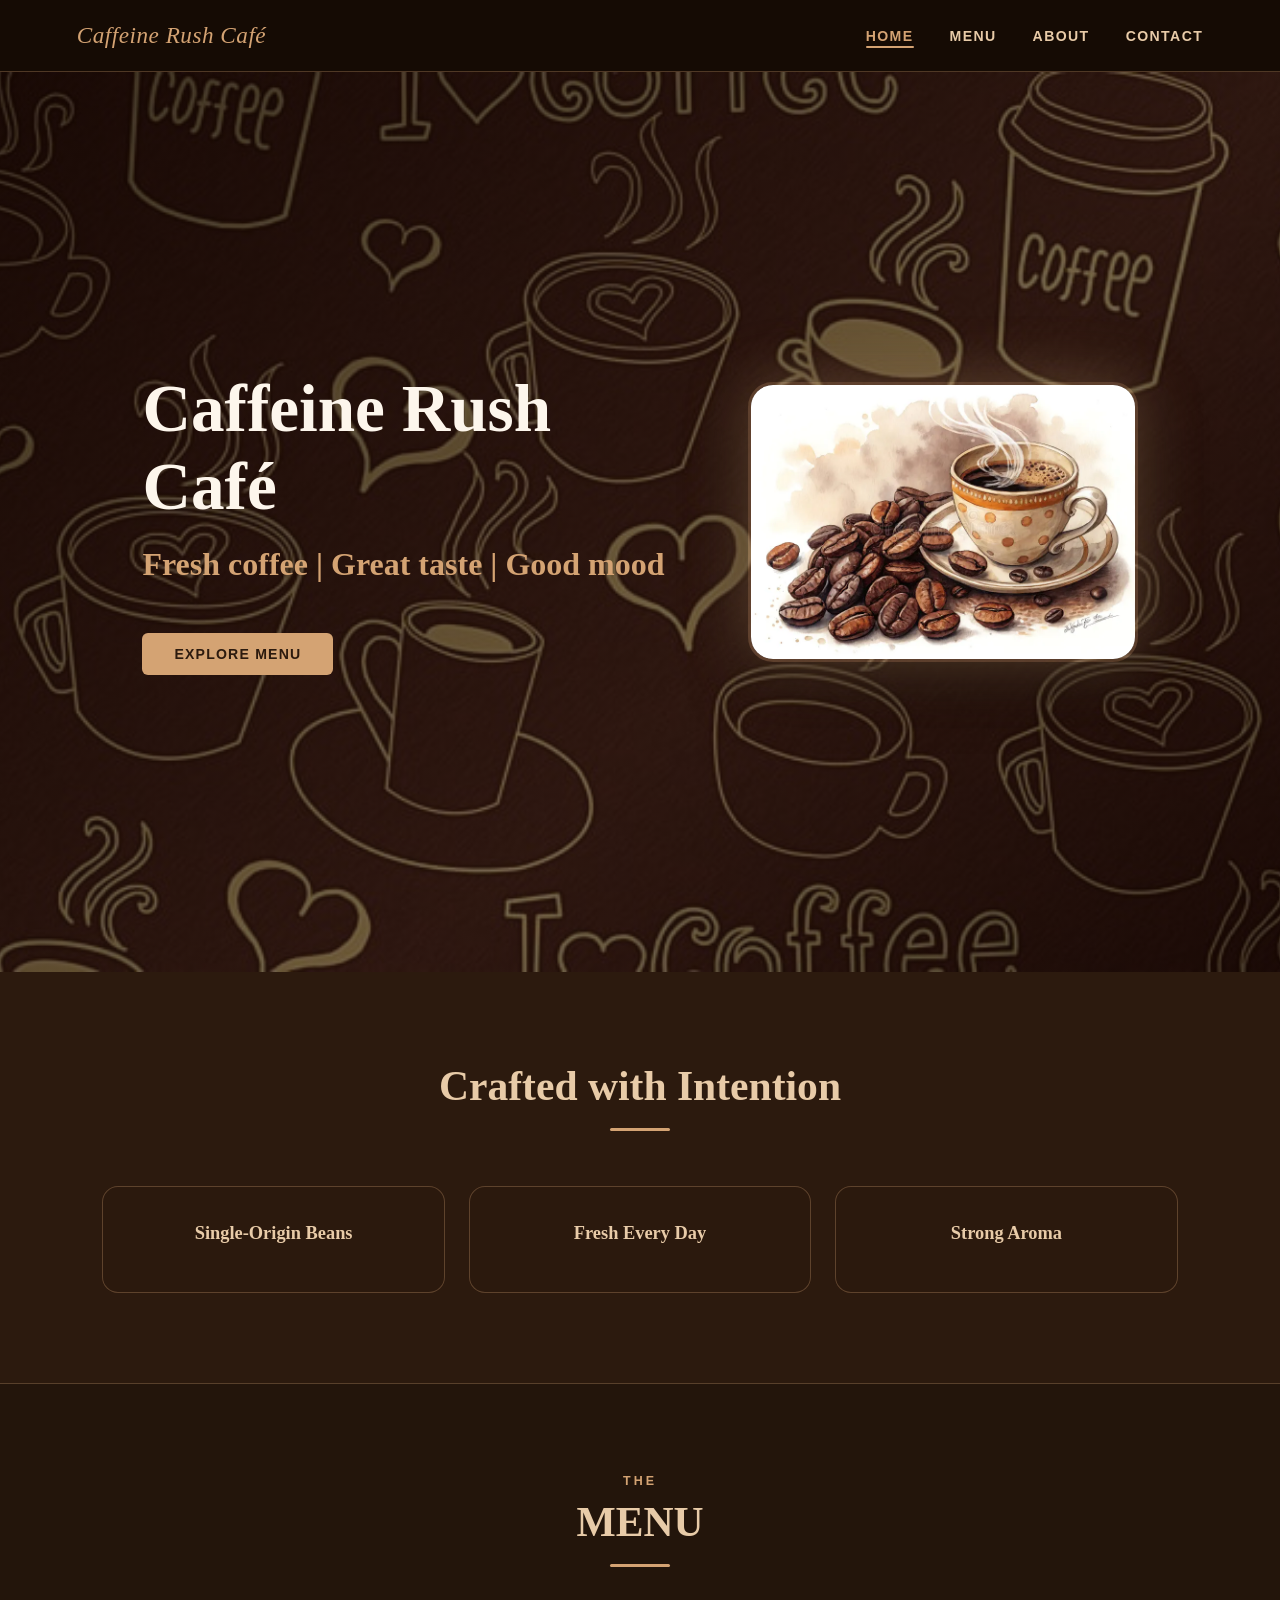
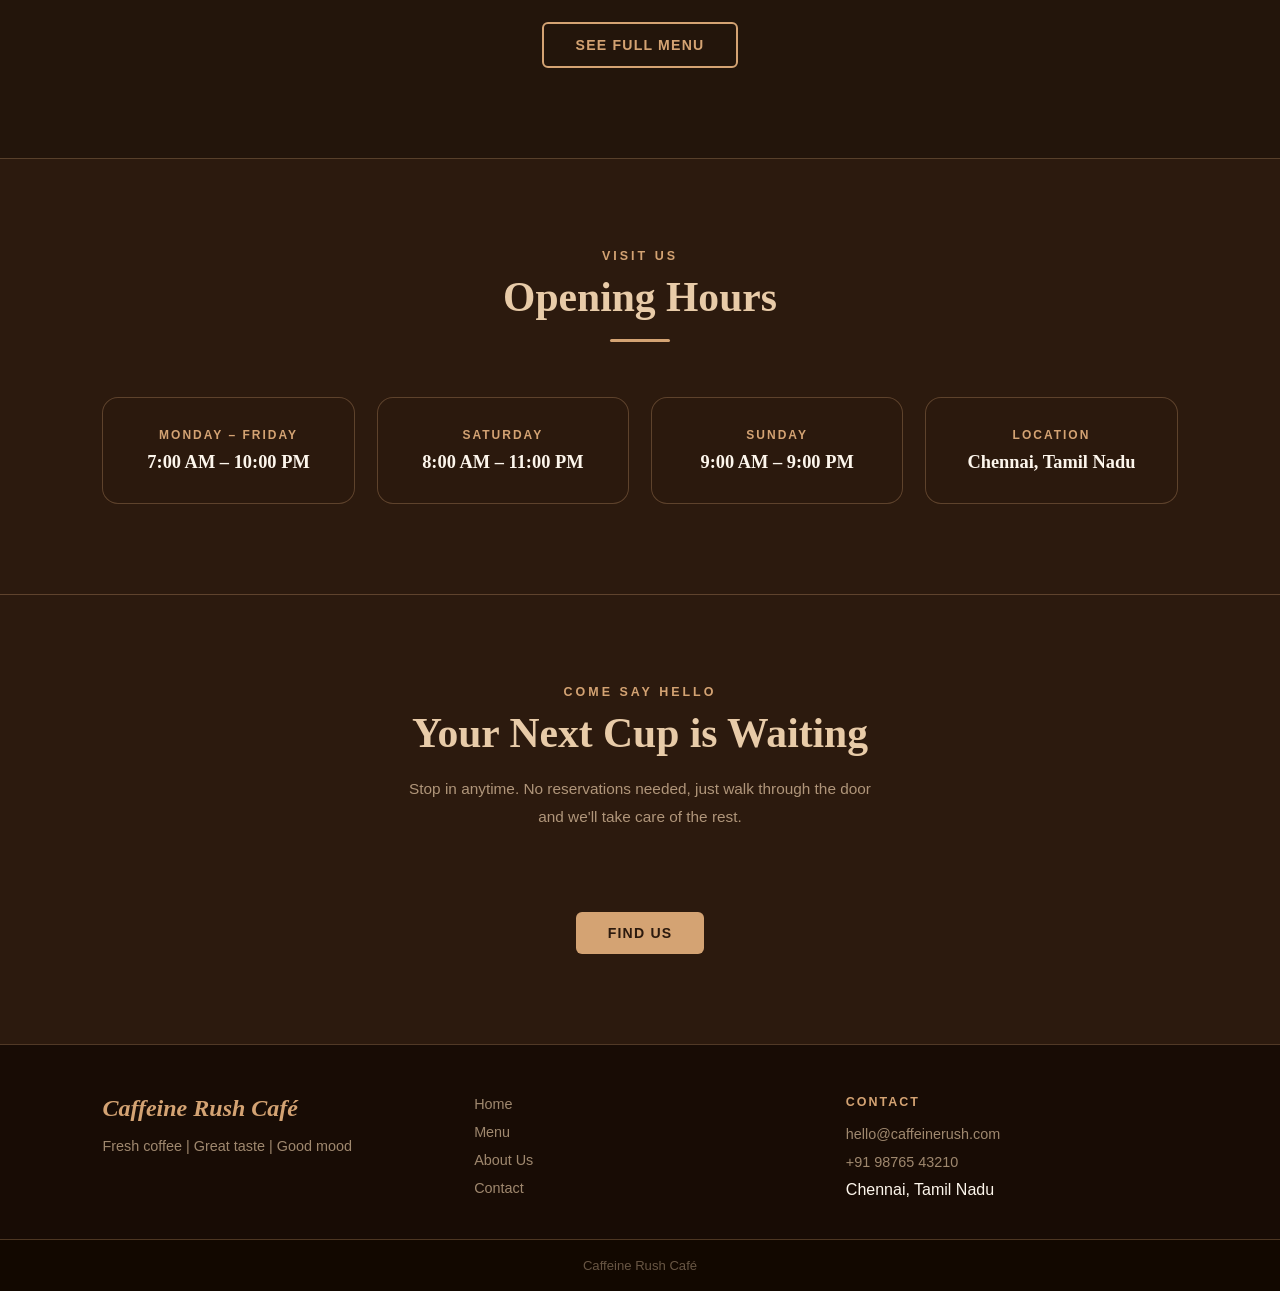
<file: index.html>
<!DOCTYPE html>
<html lang="en">
<head>
  <meta charset="UTF-8">
  <meta name="viewport" content="width=device-width, initial-scale=1.0">
  <title>Caffeine Rush Café</title>
  <link rel="icon" href="images/f2.webp">
  <link rel="stylesheet" href="style.css">
</head>
<body>

  <nav class="navbar">
    <a href="index.html" class="brand">Caffeine Rush Café</a>
    <ul class="nav-links">
      <li><a href="index.html" class="active">Home</a></li>
      <li><a href="menu.html">Menu</a></li>
      <li><a href="about.html">About</a></li>
      <li><a href="contact.html">Contact</a></li>
    </ul>
  </nav>

  <section class="hero">
    <div class="hero-overlay"></div>
    <div class="hero-inner">
      <div class="hero-content">
        <h1>Caffeine Rush Café</h1>
        <h2>Fresh coffee | Great taste | Good mood</h2>
        <div class="hero-cta">
          <a href="menu.html"    class="btn btn-primary">Explore Menu</a>
        </div>
      </div>
      <div class="hero-logo-wrap">
        <img src="images/f2.webp" alt="Caffeine Rush Café logo" class="hero-logo">
      </div>
    </div>
  </section>
  <section class="section">
    <div class="text-center">
      <h2 class="section-title">Crafted with Intention</h2>
      <div class="section-divider"></div>
    </div>
    <div class="pillars">
      <div class="pillar glass-card">
        <h3>Single-Origin Beans</h3>
     </div>
      <div class="pillar glass-card">
        <h3>Fresh Every Day</h3>
      </div>
      <div class="pillar glass-card">
        <h3>Strong Aroma</h3>
      </div>
    </div>
  </section>

  <section class="section" style="background: rgba(0,0,0,0.2); border-top:1px solid var(--border); border-bottom:1px solid var(--border);">
    <div class="text-center">
      <span class="section-label">The</span>
      <h2 class="section-title">MENU</h2>
      <div class="section-divider"></div>
    </div>
    <div class="text-center" style="margin-top: 40px;">
      <a href="menu.html" class="btn btn-outline">See Full Menu</a>
    </div>
  </section>

  <section class="section">
    <div class="text-center">
      <span class="section-label">Visit us</span>
      <h2 class="section-title">Opening Hours</h2>
      <div class="section-divider"></div>
    </div>
    <div class="timings-grid">
      <div class="timing-card glass-card">
        <span class="timing-day">Monday – Friday</span>
        <strong class="timing-hours">7:00 AM – 10:00 PM</strong>
      </div>
      <div class="timing-card glass-card">
        <span class="timing-day">Saturday</span>
        <strong class="timing-hours">8:00 AM – 11:00 PM</strong>
      </div>
      <div class="timing-card glass-card">
        <span class="timing-day">Sunday</span>
        <strong class="timing-hours">9:00 AM – 9:00 PM</strong>
      </div>
      <div class="timing-card glass-card">
        <span class="timing-day">Location</span>
        <strong class="timing-hours">Chennai, Tamil Nadu</strong>
      </div>
    </div>
  </section>

  <section class="section text-center" style="border-top: 1px solid var(--border);">
    <span class="section-label">Come say hello</span>
    <h2 class="section-title">Your Next Cup is Waiting</h2>
    <p style="max-width:480px; margin: 0 auto 32px; color: rgba(232,203,168,0.7); font-size:0.96rem;">
      Stop in anytime. No reservations needed, just walk through the door and we'll take care of the rest.
    </p>
    <a href="contact.html" class="btn btn-primary">Find Us</a>
  </section>

  <footer class="footer">
    <div class="footer-brand">
      <h3>Caffeine Rush Café</h3>
      <p>Fresh coffee | Great taste | Good mood</p>
    </div>
    <div>
      <ul>
        <li><a href="index.html">Home</a></li>
        <li><a href="menu.html">Menu</a></li>
        <li><a href="about.html">About Us</a></li>
        <li><a href="contact.html">Contact</a></li>
      </ul>
    </div>
    <div>
      <h4>Contact</h4>
      <ul>
        <li><a href="mailto:hello@caffeinerush.com">hello@caffeinerush.com</a></li>
        <li><a href="tel:+919876543210">+91 98765 43210</a></li>
        <li>Chennai, Tamil Nadu</li>
      </ul>
    </div>
  </footer>
  <div class="footer-bottom">Caffeine Rush Café</div>

</body>
</html>
</file>
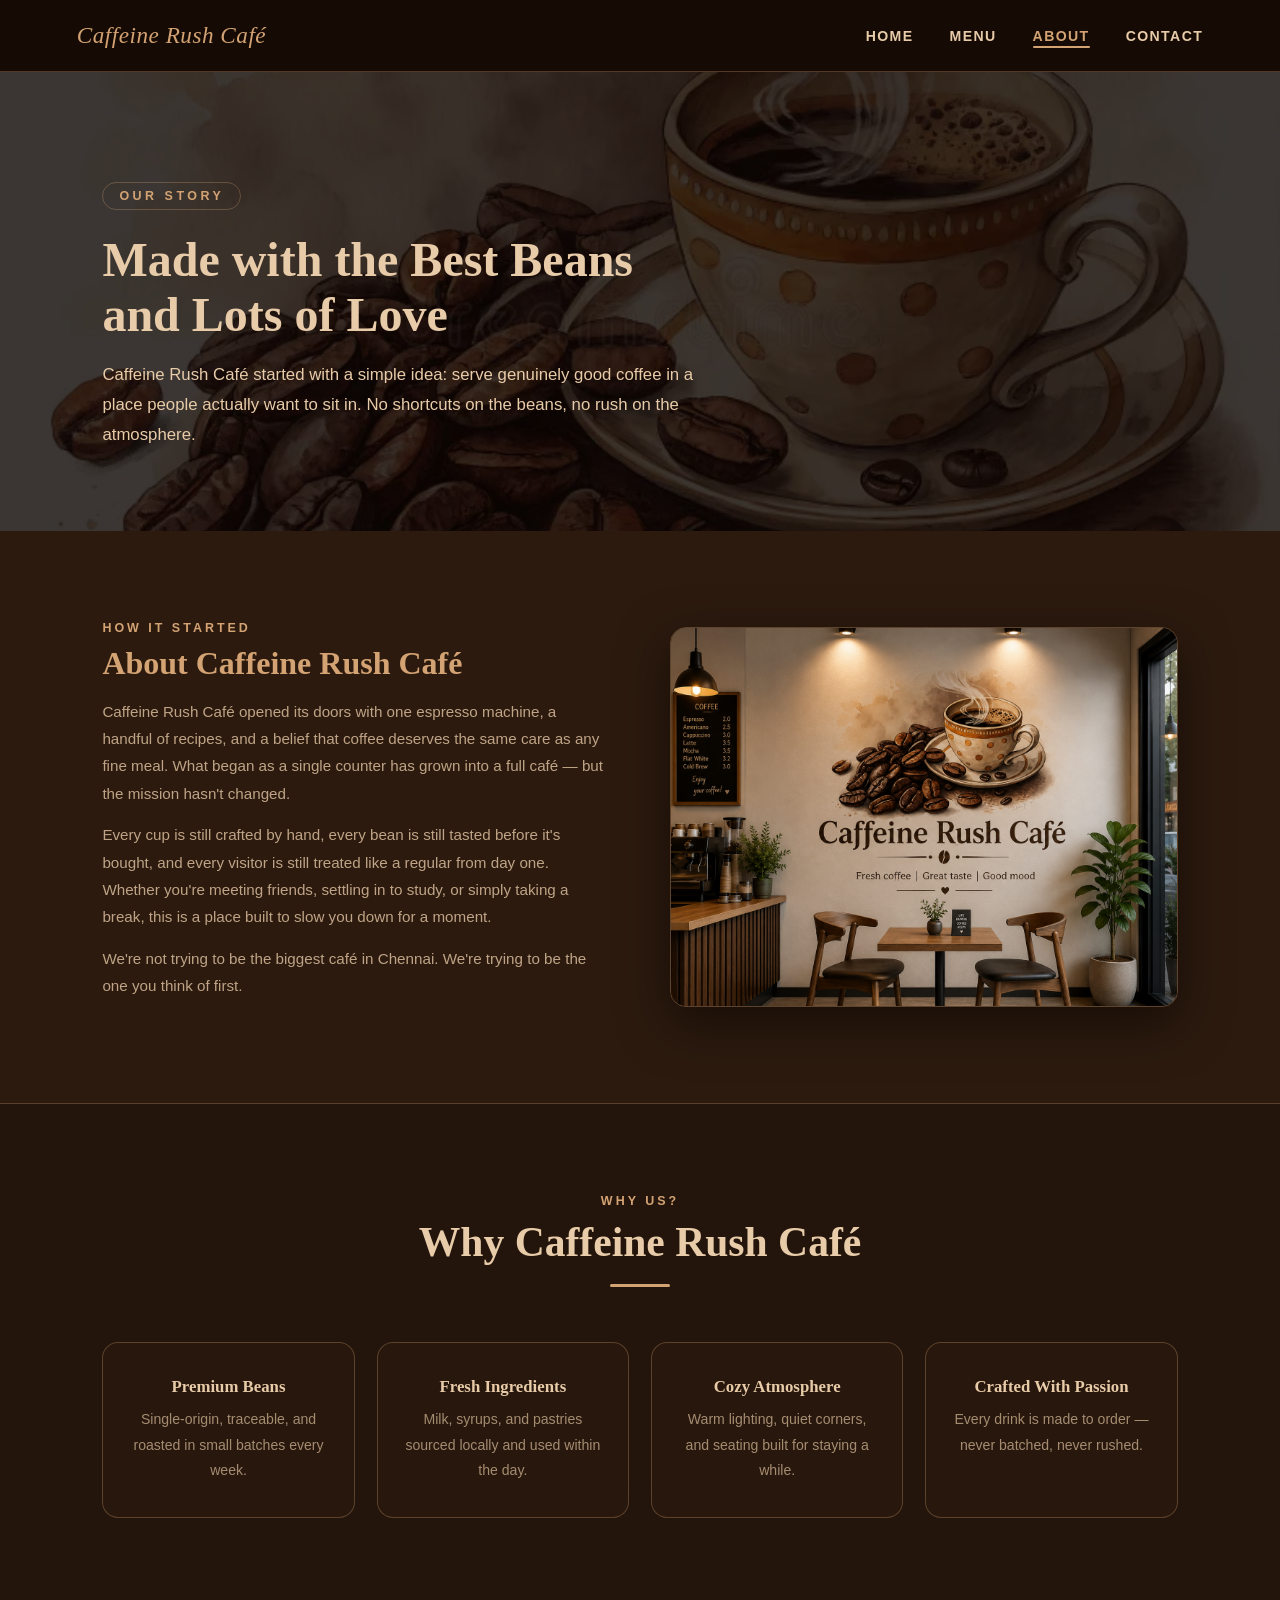
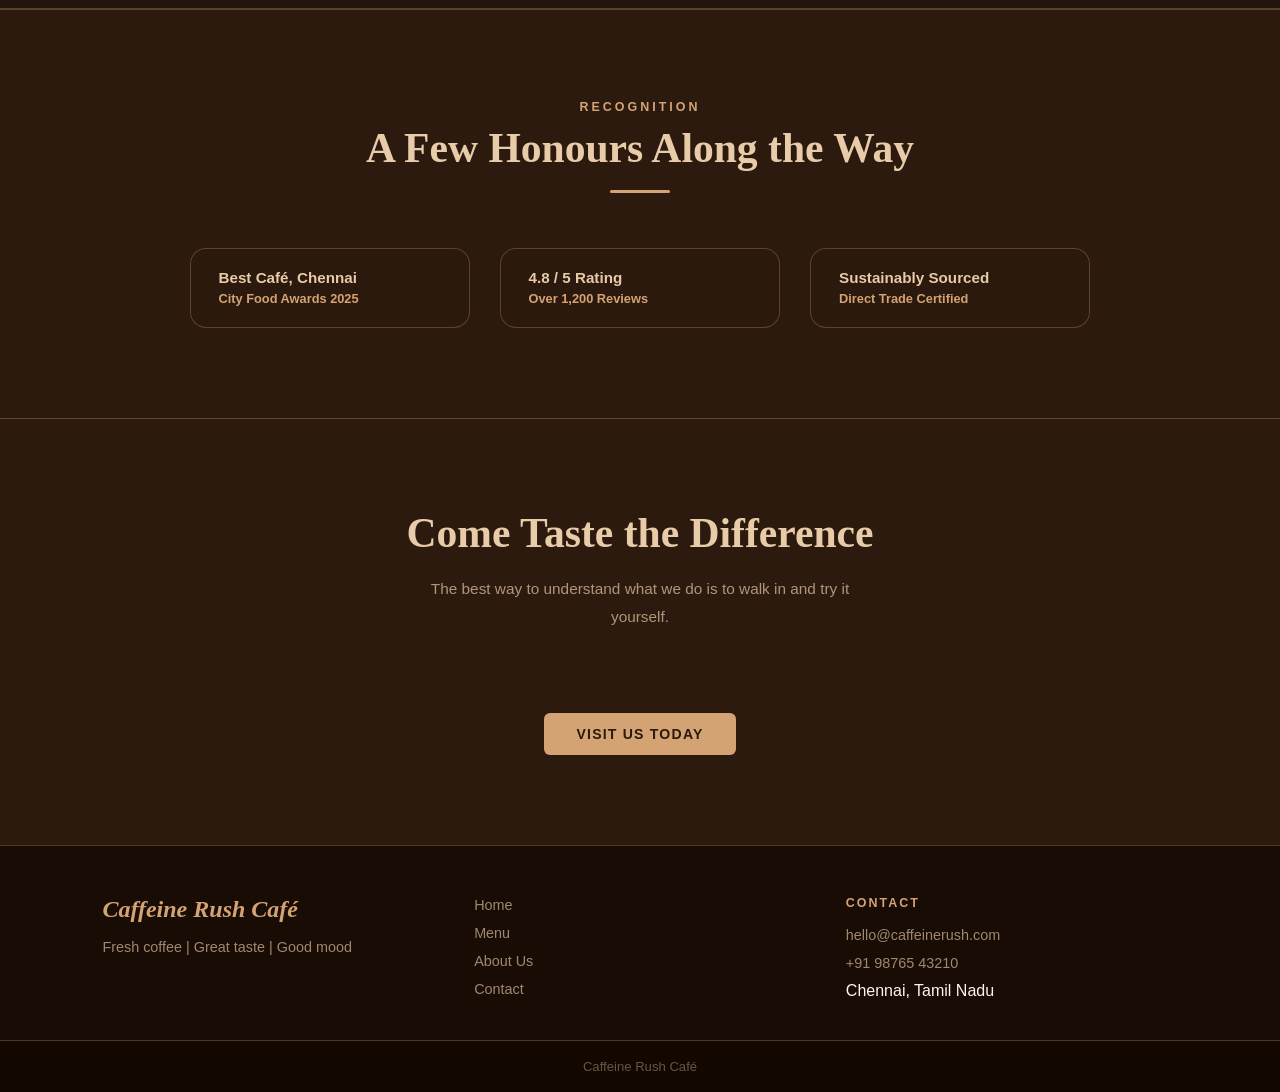
<file: about.html>
<!DOCTYPE html>
<html lang="en">
<head>
  <meta charset="UTF-8">
  <meta name="viewport" content="width=device-width, initial-scale=1.0">
  <title>About Us | Caffeine Rush Café</title>
  <link rel="icon" href="images/f2.webp">
  <link rel="stylesheet" href="style.css">
</head>
<body>
  
  <nav class="navbar">
    <a href="index.html" class="brand">Caffeine Rush Café</a>
    <ul class="nav-links">
      <li><a href="index.html">Home</a></li>
      <li><a href="menu.html">Menu</a></li>
      <li><a href="about.html" class="active">About</a></li>
      <li><a href="contact.html">Contact</a></li>
    </ul>
  </nav>

  <section class="about-hero">
    <div class="about-hero-content">
      <span class="hero-eyebrow">Our Story</span>
      <h1>Made with the Best Beans and Lots of Love</h1>
      <p>Caffeine Rush Café started with a simple idea: serve genuinely good coffee in a place people actually want to sit in. No shortcuts on the beans, no rush on the atmosphere.</p>
    </div>
  </section>

  <section class="section">
    <div class="story-split">
      <div class="story-text">
        <span class="section-label">How it started</span>
        <h2>About Caffeine Rush Café</h2>
        <p>
          Caffeine Rush Café opened its doors with one espresso machine, a handful of recipes, and a belief that coffee deserves the same care as any fine meal. What began as a single counter has grown into a full café — but the mission hasn't changed.
        </p>
        <p>
          Every cup is still crafted by hand, every bean is still tasted before it's bought, and every visitor is still treated like a regular from day one. Whether you're meeting friends, settling in to study, or simply taking a break, this is a place built to slow you down for a moment.
        </p>
        <p>
          We're not trying to be the biggest café in Chennai. We're trying to be the one you think of first.
        </p>
      </div>
      <img src="images/cafe.png" alt="Inside Caffeine Rush Café" class="story-img">
    </div>
  </section>

  <section class="section" style="background: rgba(0,0,0,0.2); border-top:1px solid var(--border); border-bottom:1px solid var(--border);">
    <div class="text-center">
      <span class="section-label">Why us?</span>
      <h2 class="section-title">Why Caffeine Rush Café</h2>
      <div class="section-divider"></div>
    </div>
    <div class="values-grid">
      <div class="value-card glass-card">
        <h3>Premium Beans</h3>
        <p>Single-origin, traceable, and roasted in small batches every week.</p>
      </div>
      <div class="value-card glass-card">
        <h3>Fresh Ingredients</h3>
        <p>Milk, syrups, and pastries sourced locally and used within the day.</p>
      </div>
      <div class="value-card glass-card">
        <h3>Cozy Atmosphere</h3>
        <p>Warm lighting, quiet corners, and seating built for staying a while.</p>
      </div>
      <div class="value-card glass-card">
        <h3>Crafted With Passion</h3>
        <p>Every drink is made to order — never batched, never rushed.</p>
      </div>
    </div>
  </section>
  

  <section class="section" style="border-top:1px solid var(--border);">
    <div class="text-center">
      <span class="section-label">Recognition</span>
      <h2 class="section-title">A Few Honours Along the Way</h2>
      <div class="section-divider"></div>
    </div>
    <div class="awards-strip">
      <div class="award-badge glass-card">
        <div>
          <h4>Best Café, Chennai</h4>
          <span>City Food Awards 2025</span>
        </div>
      </div>
      <div class="award-badge glass-card">
        <div>
          <h4>4.8 / 5 Rating</h4>
          <span>Over 1,200 Reviews</span>
        </div>
      </div>
      <div class="award-badge glass-card">
        <div>
          <h4>Sustainably Sourced</h4>
          <span>Direct Trade Certified</span>
        </div>
      </div>
    </div>
  </section>

  <section class="section text-center" style="border-top: 1px solid var(--border);">
    <h2 class="section-title">Come Taste the Difference</h2>
    <p style="max-width:480px; margin: 0 auto 32px; color: rgba(232,203,168,0.7); font-size:0.96rem;">
      The best way to understand what we do is to walk in and try it yourself.
    </p>
    <a href="contact.html" class="btn btn-primary">Visit Us Today</a>
  </section>

  <!-- ═══ FOOTER ═══ -->
  <footer class="footer">
    <div class="footer-brand">
      <h3>Caffeine Rush Café</h3>
      <p>Fresh coffee | Great taste | Good mood</p>
    </div>
    <div>
      <ul>
        <li><a href="index.html">Home</a></li>
        <li><a href="menu.html">Menu</a></li>
        <li><a href="about.html">About Us</a></li>
        <li><a href="contact.html">Contact</a></li>
      </ul>
    </div>
    <div>
      <h4>Contact</h4>
      <ul>
        <li><a href="mailto:hello@caffeinerush.com">hello@caffeinerush.com</a></li>
        <li><a href="tel:+919876543210">+91 98765 43210</a></li>
        <li>Chennai, Tamil Nadu</li>
      </ul>
    </div>
  </footer>
  <div class="footer-bottom">Caffeine Rush Café</div>

</body>
</html>
</file>
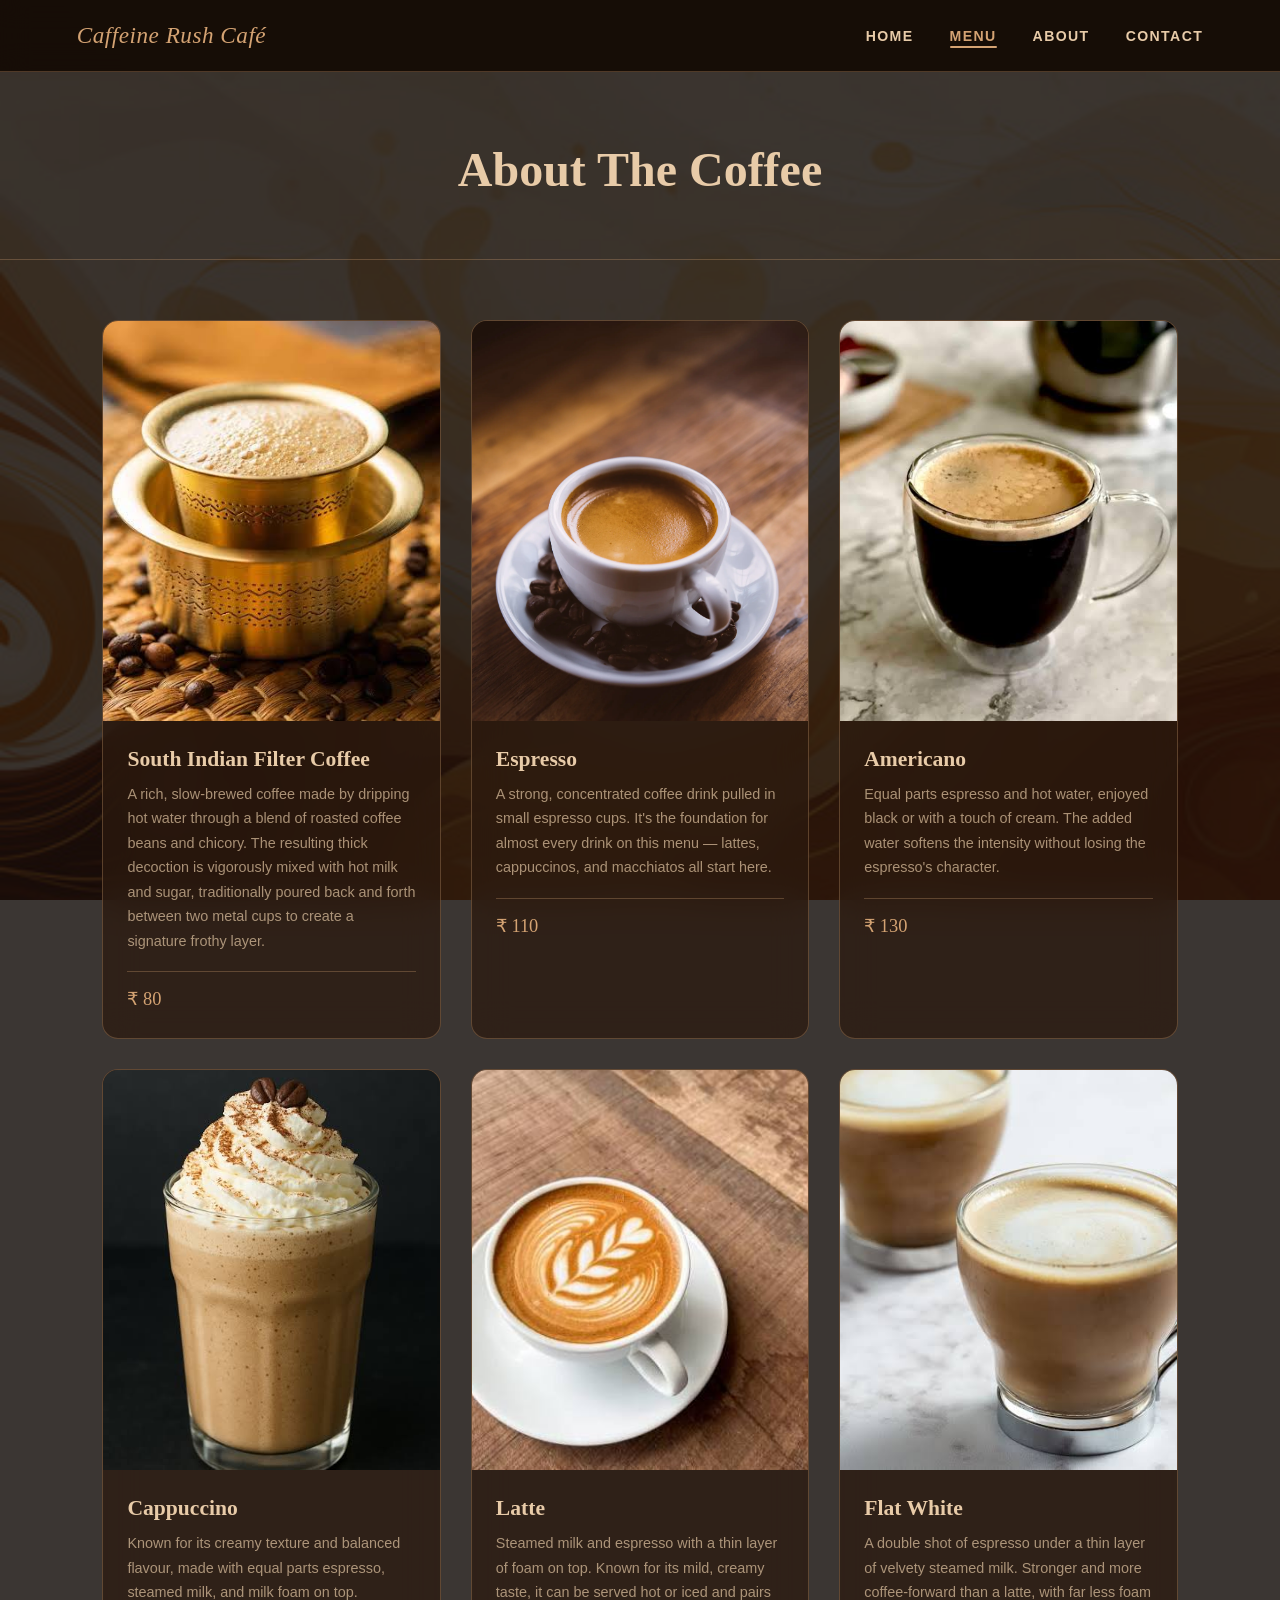
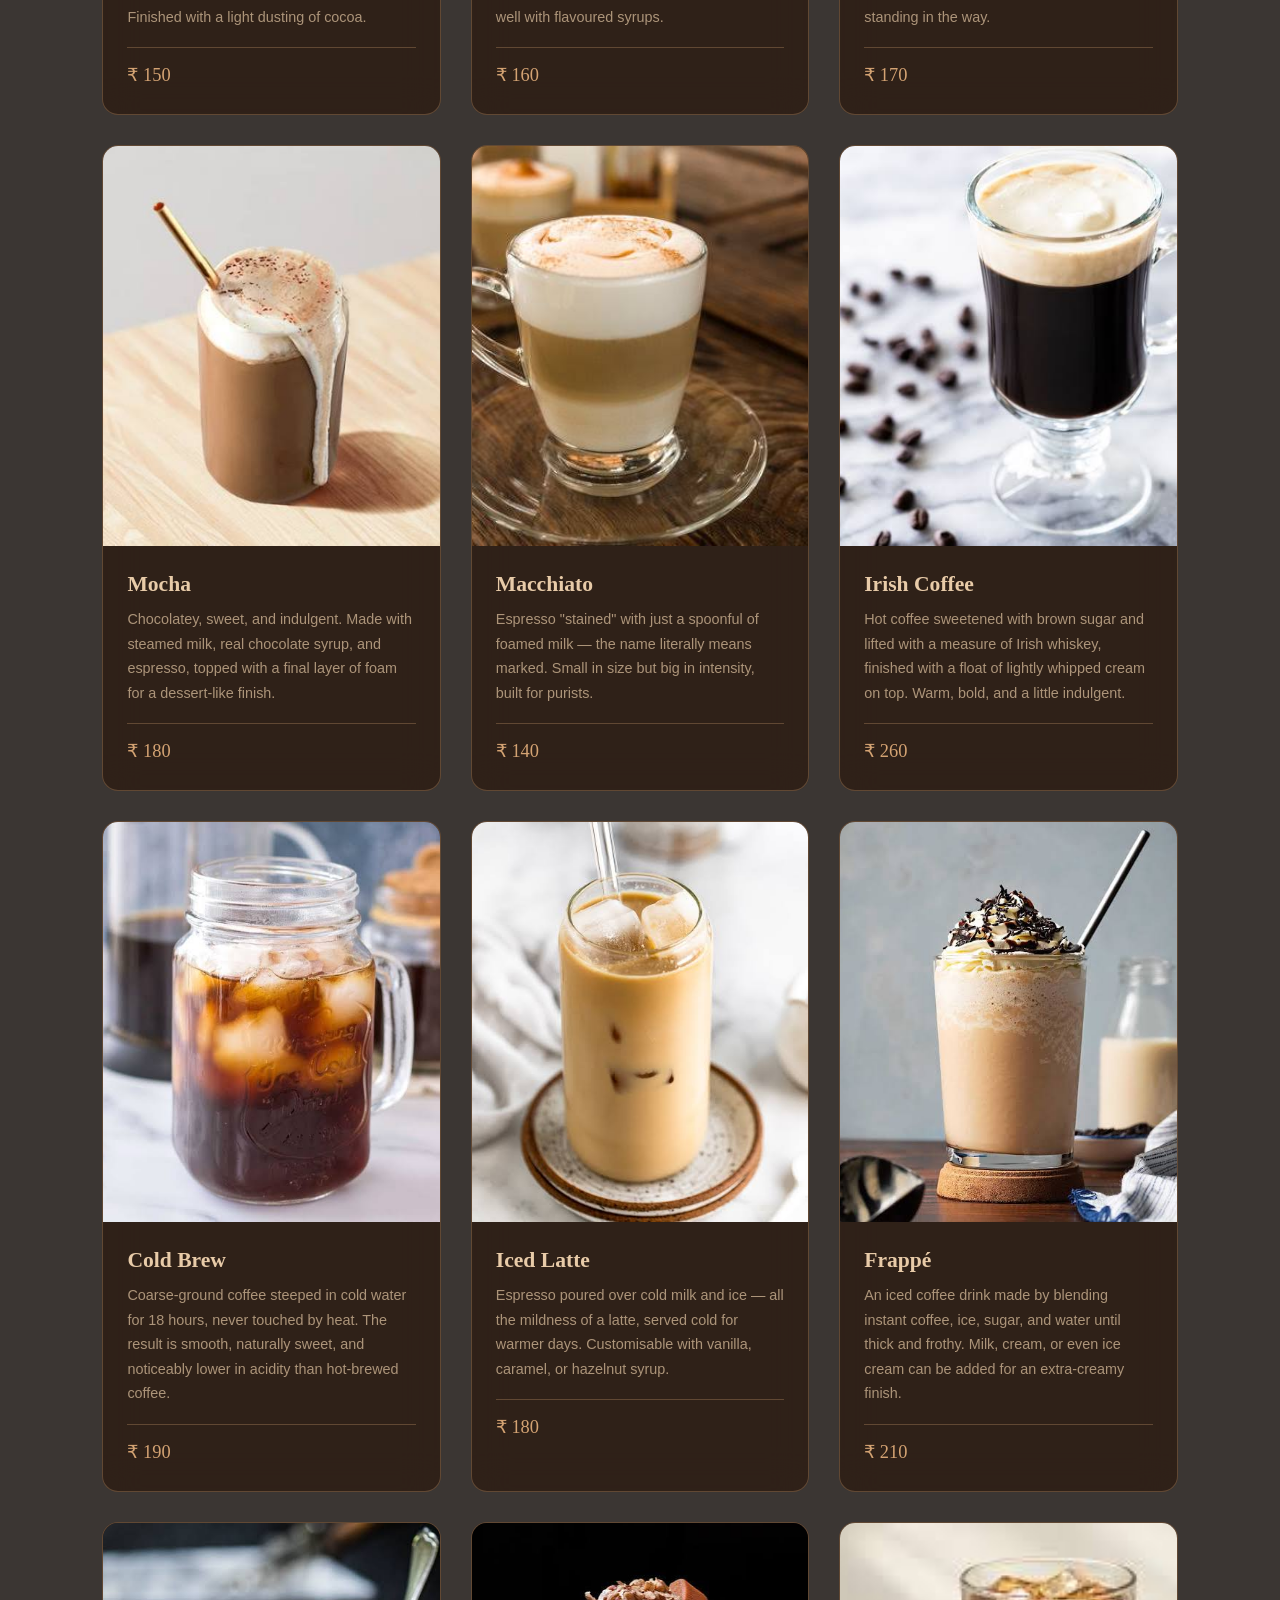
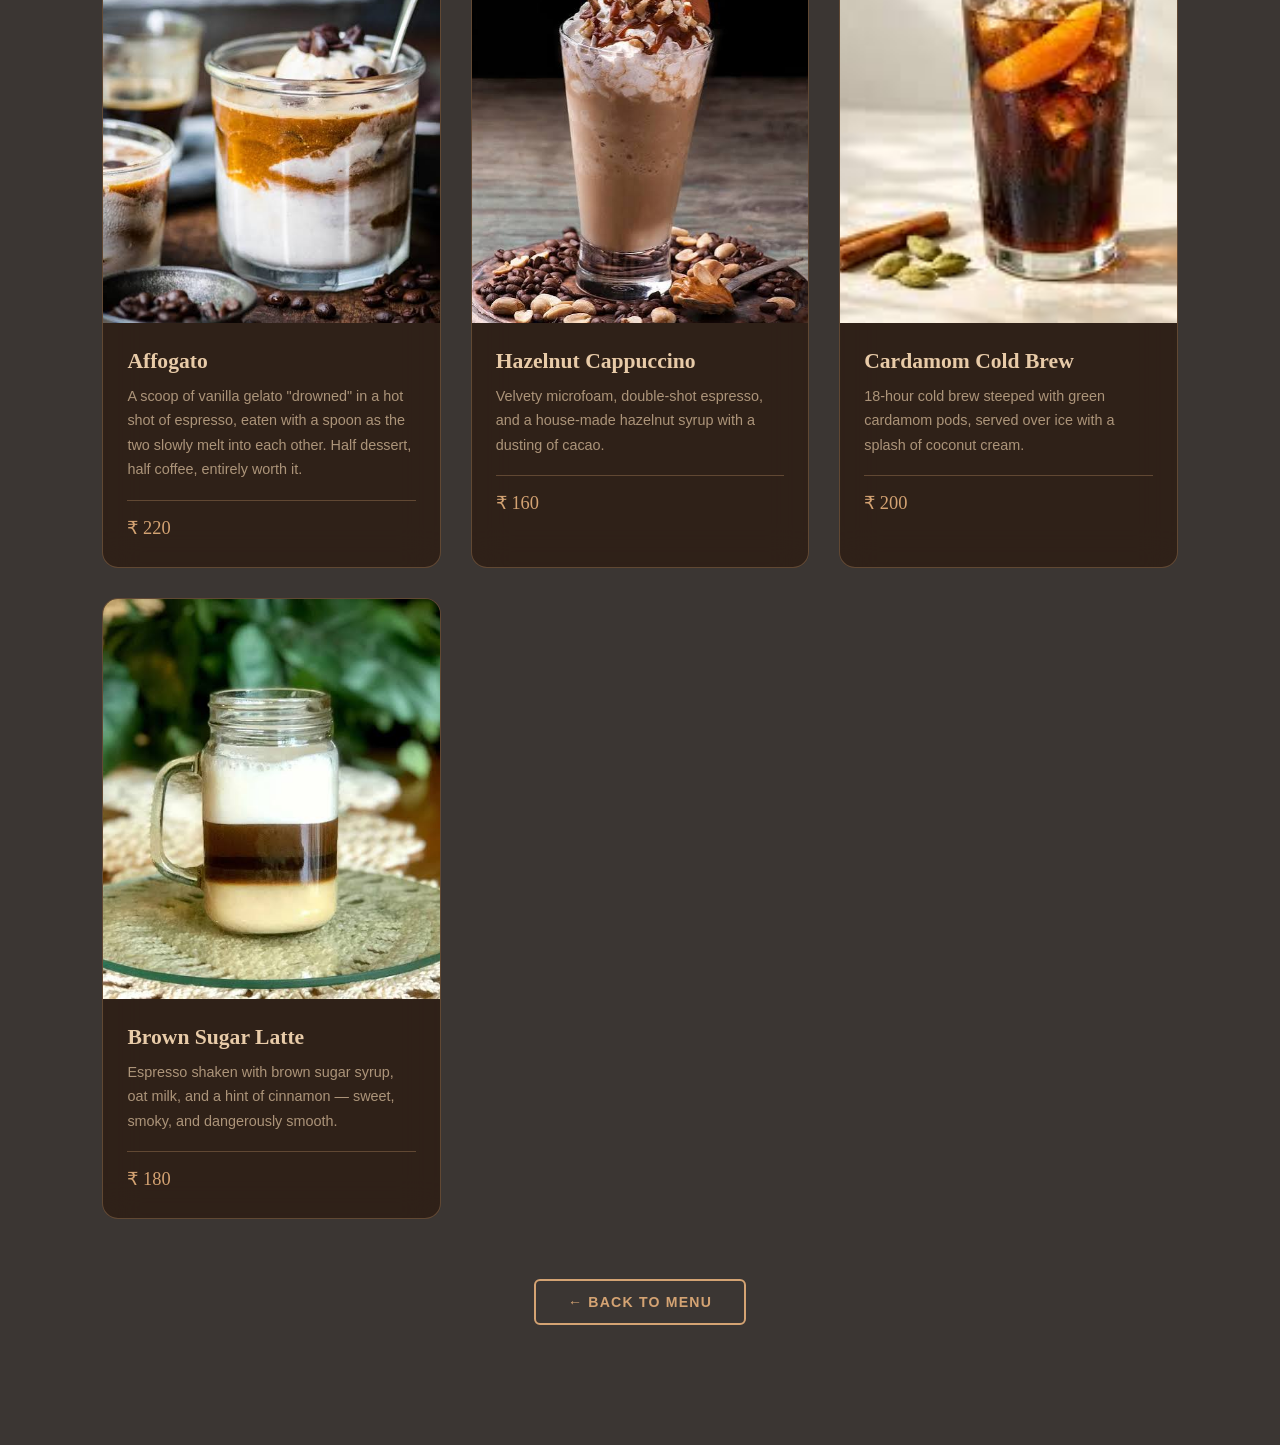
<file: coffee.html>
<!DOCTYPE html>
<html lang="en">
<head>
  <meta charset="UTF-8">
  <meta name="viewport" content="width=device-width, initial-scale=1.0">
  <title>Coffee Guide | Caffeine Rush Café</title>
  <link rel="icon" href="images/f2.webp">
  <link rel="stylesheet" href="style.css">
</head>
<body class="coffee-page">
  <div class="coffee-page-overlay">

    
    <nav class="navbar">
      <a href="index.html" class="brand">Caffeine Rush Café</a>
      <ul class="nav-links">
        <li><a href="index.html">Home</a></li>
        <li><a href="menu.html" class="active">Menu</a></li>
        <li><a href="about.html">About</a></li>
        <li><a href="contact.html">Contact</a></li>
      </ul>
    </nav>

    
    <div class="coffee-detail-hero">
      <h1>About The Coffee</h1>
    </div>

    
    <div class="coffee-grid">

      <div class="coffee-card glass-card" id="filter">
        <img src="images/filter.jpg" alt="Filter Coffee" class="coffee-card-img">
        <div class="coffee-card-body">
          <h2>South Indian Filter Coffee</h2>
          <p>A rich, slow-brewed coffee made by dripping hot water through a blend of roasted coffee beans and chicory. The resulting thick decoction is vigorously mixed with hot milk and sugar, traditionally poured back and forth between two metal cups to create a signature frothy layer.</p>
          <div class="coffee-card-footer">
            <span class="coffee-price">₹ 80</span>
          </div>
        </div>
      </div>

      <div class="coffee-card glass-card" id="espresso">
        <img src="images/espr.webp" alt="Espresso" class="coffee-card-img">
        <div class="coffee-card-body">
          <h2>Espresso</h2>
          <p>A strong, concentrated coffee drink pulled in small espresso cups. It's the foundation for almost every drink on this menu — lattes, cappuccinos, and macchiatos all start here.</p>
          <div class="coffee-card-footer">
            <span class="coffee-price">₹ 110</span>
          </div>
        </div>
      </div>

      <div class="coffee-card glass-card" id="americano">
        <img src="images/amer.jpg" alt="Americano" class="coffee-card-img">
        <div class="coffee-card-body">
          <h2>Americano</h2>
          <p>Equal parts espresso and hot water, enjoyed black or with a touch of cream. The added water softens the intensity without losing the espresso's character.</p>
          <div class="coffee-card-footer">
            <span class="coffee-price">₹ 130</span>
          </div>
        </div>
      </div>

      <div class="coffee-card glass-card" id="cappuccino">
        <img src="images/capp.jpg" alt="Cappuccino" class="coffee-card-img">
        <div class="coffee-card-body">
          <h2>Cappuccino</h2>
          <p>Known for its creamy texture and balanced flavour, made with equal parts espresso, steamed milk, and milk foam on top. Finished with a light dusting of cocoa.</p>
          <div class="coffee-card-footer">
            <span class="coffee-price">₹ 150</span>
          </div>
        </div>
      </div>

      <div class="coffee-card glass-card" id="latte">
        <img src="images/latte.jpg" alt="Latte" class="coffee-card-img">
        <div class="coffee-card-body">
          <h2>Latte</h2>
          <p>Steamed milk and espresso with a thin layer of foam on top. Known for its mild, creamy taste, it can be served hot or iced and pairs well with flavoured syrups.</p>
          <div class="coffee-card-footer">
            <span class="coffee-price">₹ 160</span>
          </div>
        </div>
      </div>

      <div class="coffee-card glass-card" id="flatwhite">
        <img src="images/white.jpg" alt="Flat White" class="coffee-card-img">
        <div class="coffee-card-body">
          <h2>Flat White</h2>
          <p>A double shot of espresso under a thin layer of velvety steamed milk. Stronger and more coffee-forward than a latte, with far less foam standing in the way.</p>
          <div class="coffee-card-footer">
            <span class="coffee-price">₹ 170</span>
          </div>
        </div>
      </div>

      <div class="coffee-card glass-card" id="mocha">
        <img src="images/mocha.jpg" alt="Mocha" class="coffee-card-img">
        <div class="coffee-card-body">
          <h2>Mocha</h2>
          <p>Chocolatey, sweet, and indulgent. Made with steamed milk, real chocolate syrup, and espresso, topped with a final layer of foam for a dessert-like finish.</p>
          <div class="coffee-card-footer">
            <span class="coffee-price">₹ 180</span>
          </div>
        </div>
      </div>

      <div class="coffee-card glass-card" id="macchiato">
        <img src="images/macc.jpg" alt="Macchiato" class="coffee-card-img">
        <div class="coffee-card-body">
          <h2>Macchiato</h2>
          <p>Espresso "stained" with just a spoonful of foamed milk — the name literally means marked. Small in size but big in intensity, built for purists.</p>
          <div class="coffee-card-footer">
            <span class="coffee-price">₹ 140</span>
          </div>
        </div>
      </div>

      <div class="coffee-card glass-card" id="irish">
        <img src="images/irish.jpg" alt="Irish Coffee" class="coffee-card-img">
        <div class="coffee-card-body">
          <h2>Irish Coffee</h2>
          <p>Hot coffee sweetened with brown sugar and lifted with a measure of Irish whiskey, finished with a float of lightly whipped cream on top. Warm, bold, and a little indulgent.</p>
          <div class="coffee-card-footer">
            <span class="coffee-price">₹ 260</span>
          </div>
        </div>
      </div>

      <div class="coffee-card glass-card" id="coldbrew">
        <img src="images/cold.jpg" alt="Cold Brew" class="coffee-card-img">
        <div class="coffee-card-body">
          <h2>Cold Brew</h2>
          <p>Coarse-ground coffee steeped in cold water for 18 hours, never touched by heat. The result is smooth, naturally sweet, and noticeably lower in acidity than hot-brewed coffee.</p>
          <div class="coffee-card-footer">
            <span class="coffee-price">₹ 190</span>
          </div>
        </div>
      </div>

      <div class="coffee-card glass-card" id="icedlatte">
        <img src="images/icedlatte.jpg" alt="Iced Latte" class="coffee-card-img">
        <div class="coffee-card-body">
          <h2>Iced Latte</h2>
          <p>Espresso poured over cold milk and ice — all the mildness of a latte, served cold for warmer days. Customisable with vanilla, caramel, or hazelnut syrup.</p>
          <div class="coffee-card-footer">
            <span class="coffee-price">₹ 180</span>
          </div>
        </div>
      </div>

      <div class="coffee-card glass-card" id="frappe">
        <img src="images/frappe.jpg" alt="Frappé" class="coffee-card-img">
        <div class="coffee-card-body">
          <h2>Frappé</h2>
          <p>An iced coffee drink made by blending instant coffee, ice, sugar, and water until thick and frothy. Milk, cream, or even ice cream can be added for an extra-creamy finish.</p>
          <div class="coffee-card-footer">
            <span class="coffee-price">₹ 210</span>
          </div>
        </div>
      </div>

      <div class="coffee-card glass-card" id="affogato">
        <img src="images/affogato.jpg" alt="Affogato" class="coffee-card-img">
        <div class="coffee-card-body">
          <h2>Affogato</h2>
          <p>A scoop of vanilla gelato "drowned" in a hot shot of espresso, eaten with a spoon as the two slowly melt into each other. Half dessert, half coffee, entirely worth it.</p>
          <div class="coffee-card-footer">
            <span class="coffee-price">₹ 220</span>
          </div>
        </div>
      </div>

      <div class="coffee-card glass-card" id="hazelnut">
        <img src="images/hazel.jpg" alt="Hazelnut Cappuccino" class="coffee-card-img">
        <div class="coffee-card-body">
          <h2>Hazelnut Cappuccino</h2>
          <p>Velvety microfoam, double-shot espresso, and a house-made hazelnut syrup with a dusting of cacao.</p>
          <div class="coffee-card-footer">
            <span class="coffee-price">₹ 160</span>
          </div>
        </div>
      </div>

      <div class="coffee-card glass-card" id="cardamom">
        <img src="images/cardo.jpg" alt="Cardamom Cold Brew" class="coffee-card-img">
        <div class="coffee-card-body">
          <h2>Cardamom Cold Brew</h2>
          <p>18-hour cold brew steeped with green cardamom pods, served over ice with a splash of coconut cream.</p>
          <div class="coffee-card-footer">
            <span class="coffee-price">₹ 200</span>
          </div>
        </div>
      </div>

      <div class="coffee-card glass-card" id="brown">
        <img src="images/brown.jpg" alt="Brown Sugar Latte" class="coffee-card-img">
        <div class="coffee-card-body">
          <h2>Brown Sugar Latte</h2>
          <p>Espresso shaken with brown sugar syrup, oat milk, and a hint of cinnamon — sweet, smoky, and dangerously smooth.</p>
          <div class="coffee-card-footer">
            <span class="coffee-price">₹ 180</span>
          </div>
        </div>
      </div>

    </div>

    
    <div class="text-center" style="padding-bottom: 60px;">
      <a href="menu.html" class="btn btn-outline">← Back to Menu</a>
    </div>

  </div>
</body>
</html>
</file>
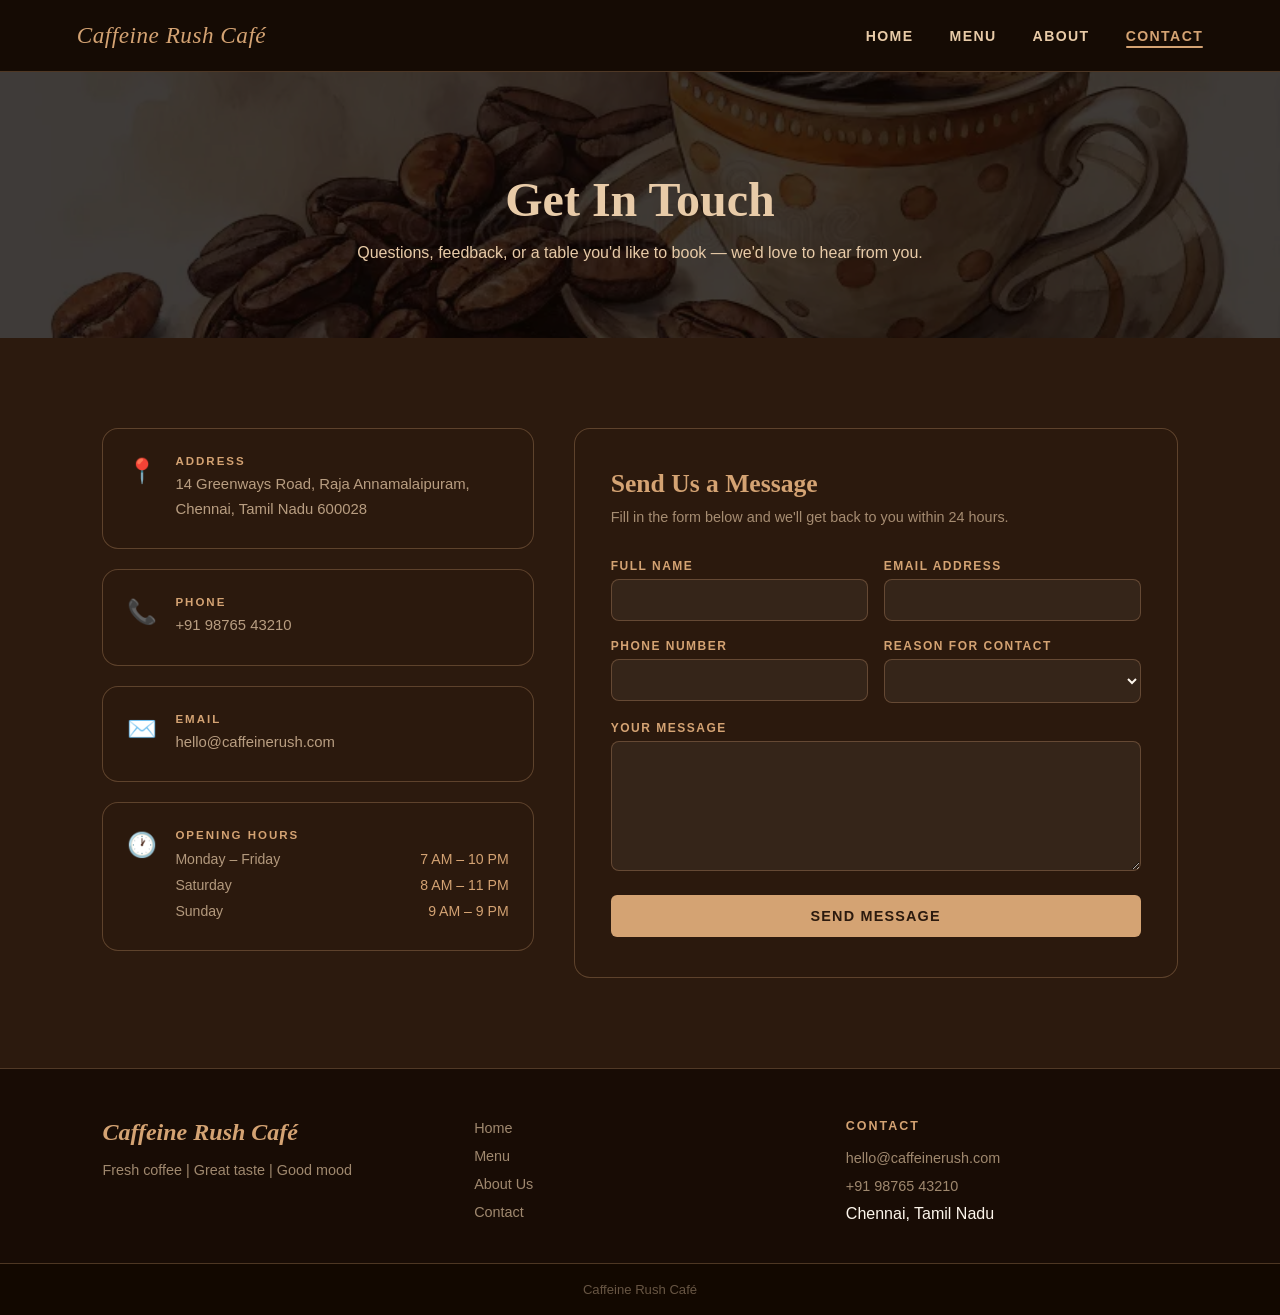
<file: contact.html>
<!DOCTYPE html>
<html lang="en">
<head>
  <meta charset="UTF-8">
  <meta name="viewport" content="width=device-width, initial-scale=1.0">
  <title>Contact Us | Caffeine Rush Café</title>
  <link rel="icon" href="images/f2.webp">
  <link rel="stylesheet" href="style.css">
</head>
<body>


  <nav class="navbar">
    <a href="index.html" class="brand">Caffeine Rush Café</a>
    <ul class="nav-links">
      <li><a href="index.html">Home</a></li>
      <li><a href="menu.html">Menu</a></li>
      <li><a href="about.html">About</a></li>
      <li><a href="contact.html" class="active">Contact</a></li>
    </ul>
  </nav>

  <!-- ═══ CONTACT HERO ═══ -->
  <section class="contact-hero">
    <h1>Get In Touch</h1>
    <p>Questions, feedback, or a table you'd like to book — we'd love to hear from you.</p>
  </section>

 
  <section class="section">
    <div class="contact-layout">

     
      <div class="contact-info">

        <div class="info-card glass-card">
          <div class="info-icon">📍</div>
          <div>
            <h4>Address</h4>
            <p>14 Greenways Road, Raja Annamalaipuram,<br>Chennai, Tamil Nadu 600028</p>
          </div>
        </div>

        <div class="info-card glass-card">
          <div class="info-icon">📞</div>
          <div>
            <h4>Phone</h4>
            <a href="tel:+919876543210">+91 98765 43210</a>
          </div>
        </div>

        <div class="info-card glass-card">
          <div class="info-icon">✉️</div>
          <div>
            <h4>Email</h4>
            <a href="mailto:hello@caffeinerush.com">hello@caffeinerush.com</a>
          </div>
        </div>

        <div class="info-card glass-card">
          <div class="info-icon">🕐</div>
          <div style="width:100%;">
            <h4>Opening Hours</h4>
            <table class="hours-table">
              <tr><td>Monday – Friday</td><td>7 AM – 10 PM</td></tr>
              <tr><td>Saturday</td><td>8 AM – 11 PM</td></tr>
              <tr><td>Sunday</td><td>9 AM – 9 PM</td></tr>
            </table>
          </div>
        </div>

      </div>

   
      <div class="contact-form-card glass-card">
        <h2>Send Us a Message</h2>
        <p>Fill in the form below and we'll get back to you within 24 hours.</p>

        <form id="contactForm" novalidate>

          <div class="form-row">
            <div class="form-group">
              <label for="name">Full Name</label>
              <input type="text" id="name" name="name"  required>
            </div>
            <div class="form-group">
              <label for="email">Email Address</label>
              <input type="email" id="email" name="email"  required>
            </div>
          </div>

          <div class="form-row">
            <div class="form-group">
              <label for="phone">Phone Number</label>
              <input type="tel" id="phone" name="phone" >
            </div>
            <div class="form-group">
              <label for="subject">Reason for Contact</label>
              <select id="subject" name="subject" required>
                <option value="" disabled selected></option>
                <option value="reservation">Table Reservation</option>
                <option value="feedback">Feedback</option>
                <option value="catering">Catering / Events</option>
                <option value="careers">Careers</option>
                <option value="other">Other</option>
              </select>
            </div>
          </div>

          <div class="form-group">
            <label for="message">Your Message</label>
            <textarea id="message" name="message"  required></textarea>
          </div>

          <button type="submit" class="btn btn-primary form-submit">Send Message</button>

        </form>
      </div>

    </div>


  </section>

 
  <footer class="footer">
    <div class="footer-brand">
      <h3>Caffeine Rush Café</h3>
      <p>Fresh coffee | Great taste | Good mood</p>
    </div>
    <div>
      <ul>
        <li><a href="index.html">Home</a></li>
        <li><a href="menu.html">Menu</a></li>
        <li><a href="about.html">About Us</a></li>
        <li><a href="contact.html">Contact</a></li>
      </ul>
    </div>
    <div>
      <h4>Contact</h4>
      <ul>
        <li><a href="mailto:hello@caffeinerush.com">hello@caffeinerush.com</a></li>
        <li><a href="tel:+919876543210">+91 98765 43210</a></li>
        <li>Chennai, Tamil Nadu</li>
      </ul>
    </div>
  </footer>
  <div class="footer-bottom">Caffeine Rush Café</div>

</body>
</html>
</file>
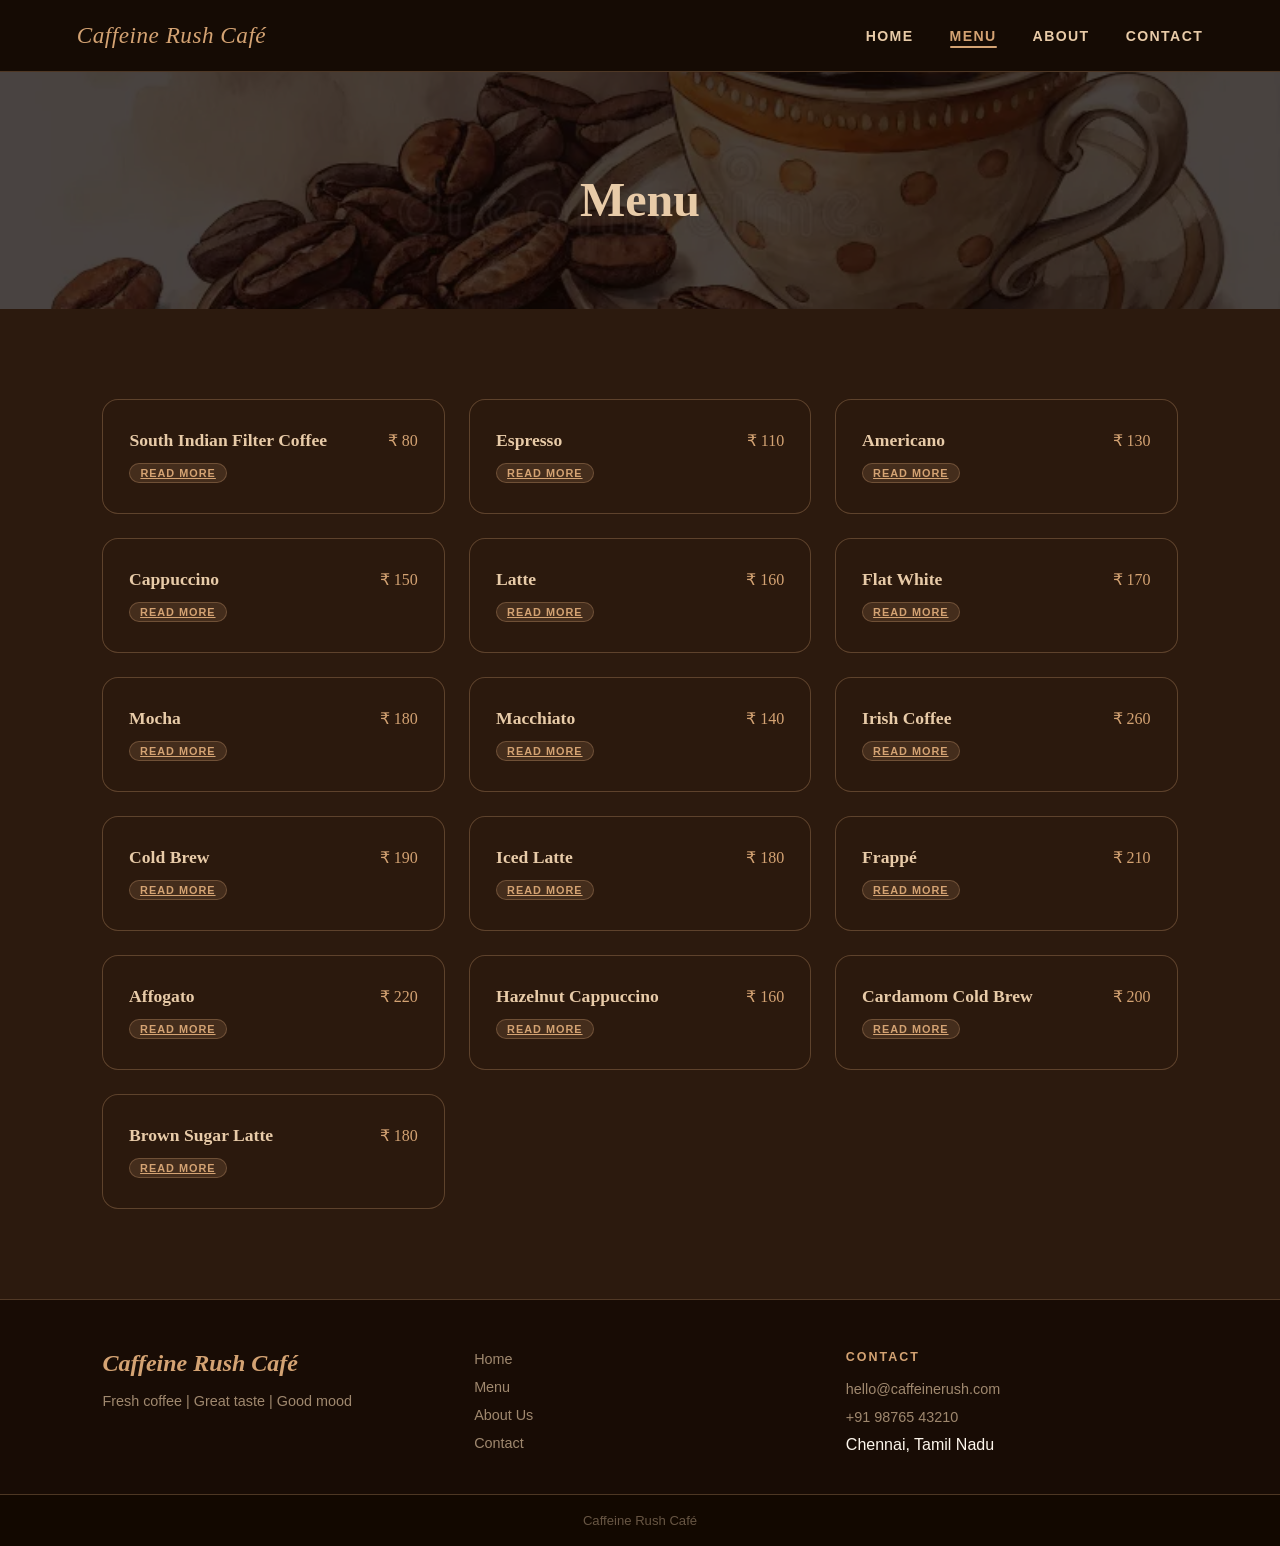
<file: menu.html>
<!DOCTYPE html>
<html lang="en">
<head>
  <meta charset="UTF-8">
  <meta name="viewport" content="width=device-width, initial-scale=1.0">
  <title>Menu | Caffeine Rush Café</title>
  <link rel="icon" href="images/f2.webp">
  <link rel="stylesheet" href="style.css">
</head>
<body>

  
  <nav class="navbar">
    <a href="index.html" class="brand">Caffeine Rush Café</a>
    <ul class="nav-links">
      <li><a href="index.html">Home</a></li>
      <li><a href="menu.html" class="active">Menu</a></li>
      <li><a href="about.html">About</a></li>
      <li><a href="contact.html">Contact</a></li>
    </ul>
  </nav>

  <section class="menu-hero">
    <h1>Menu</h1>
  </section>

  <section class="section">

    <div class="menu-grid">

      <div class="menu-item glass-card">
        <div class="menu-item-top"><h3>South Indian Filter Coffee</h3><span class="item-price">₹ 80</span></div>
        <a href="coffee.html#filter" class="badge">Read more </a>
      </div>

      <div class="menu-item glass-card">
        <div class="menu-item-top"><h3>Espresso</h3><span class="item-price">₹ 110</span></div>
        <a href="coffee.html#espresso" class="badge">Read more </a>
      </div>

      <div class="menu-item glass-card">
        <div class="menu-item-top"><h3>Americano</h3><span class="item-price">₹ 130</span></div>
        <a href="coffee.html#americano" class="badge">Read more </a>
      </div>

      <div class="menu-item glass-card">
        <div class="menu-item-top"><h3>Cappuccino</h3><span class="item-price">₹ 150</span></div>
        <a href="coffee.html#cappuccino" class="badge">Read more </a>
      </div>

      <div class="menu-item glass-card">
        <div class="menu-item-top"><h3>Latte</h3><span class="item-price">₹ 160</span></div>
        <a href="coffee.html#latte" class="badge">Read more </a>
      </div>

      <div class="menu-item glass-card">
        <div class="menu-item-top"><h3>Flat White</h3><span class="item-price">₹ 170</span></div>
        <a href="coffee.html#flatwhite" class="badge">Read more </a>
      </div>

      <div class="menu-item glass-card">
        <div class="menu-item-top"><h3>Mocha</h3><span class="item-price">₹ 180</span></div>
        <a href="coffee.html#mocha" class="badge">Read more </a>
      </div>

      <div class="menu-item glass-card">
        <div class="menu-item-top"><h3>Macchiato</h3><span class="item-price">₹ 140</span></div>
        <a href="coffee.html#macchiato" class="badge">Read more </a>
      </div>

      <div class="menu-item glass-card">
        <div class="menu-item-top"><h3>Irish Coffee</h3><span class="item-price">₹ 260</span></div>
        <a href="coffee.html#irish" class="badge">Read more </a>
      </div>

      <div class="menu-item glass-card">
        <div class="menu-item-top"><h3>Cold Brew</h3><span class="item-price">₹ 190</span></div>
        <a href="coffee.html#coldbrew" class="badge">Read more </a>
      </div>

      <div class="menu-item glass-card">
        <div class="menu-item-top"><h3>Iced Latte</h3><span class="item-price">₹ 180</span></div>
        <a href="coffee.html#icedlatte" class="badge">Read more </a>
      </div>

      <div class="menu-item glass-card">
        <div class="menu-item-top"><h3>Frappé</h3><span class="item-price">₹ 210</span></div>
        <a href="coffee.html#frappe" class="badge">Read more </a>
      </div>

      <div class="menu-item glass-card">
        <div class="menu-item-top"><h3>Affogato</h3><span class="item-price">₹ 220</span></div>
        <a href="coffee.html#affogato" class="badge">Read more </a>
      </div>

      <div class="menu-item glass-card">
        <div class="menu-item-top"><h3>Hazelnut Cappuccino</h3><span class="item-price">₹ 160</span></div>
        <a href="coffee.html#hazelnut" class="badge">Read more </a>
      </div>

      <div class="menu-item glass-card">
        <div class="menu-item-top"><h3>Cardamom Cold Brew</h3><span class="item-price">₹ 200</span></div>
        <a href="coffee.html#cardamom" class="badge">Read more </a>
      </div>
      <div class="menu-item glass-card">
        <div class="menu-item-top"><h3>Brown Sugar Latte</h3><span class="item-price">₹ 180</span></div>
        <a href="coffee.html#brown" class="badge">Read more </a>
      </div>

    </div>

  </section>

  <footer class="footer">
    <div class="footer-brand">
      <h3>Caffeine Rush Café</h3>
      <p>Fresh coffee | Great taste | Good mood</p>
    </div>
    <div>
      <ul>
        <li><a href="index.html">Home</a></li>
        <li><a href="menu.html">Menu</a></li>
        <li><a href="about.html">About Us</a></li>
        <li><a href="contact.html">Contact</a></li>
      </ul>
    </div>
    <div>
      <h4>Contact</h4>
      <ul>
        <li><a href="mailto:hello@caffeinerush.com">hello@caffeinerush.com</a></li>
        <li><a href="tel:+919876543210">+91 98765 43210</a></li>
        <li>Chennai, Tamil Nadu</li>
      </ul>
    </div>
  </footer>
  <div class="footer-bottom">Caffeine Rush Café</div>

</body>
</html>
</file>
<file: style.css>
:root {
  --espresso:   #2c1a0e;  
  --roast:      #5b2d0e;   
  --caramel:    #d4a373;  
  --latte:      #e8cba8;  
  --cream:      #fdf6ec;  
  --mist:       rgba(253, 246, 236, 0.06);
  --card-bg:    rgba(44, 26, 14, 0.72);
  --border:     rgba(212, 163, 115, 0.30);
  --shadow:     rgba(91, 45, 14, 0.40);
}

*{
  margin: 0; padding: 0;
  box-sizing: border-box;
}
html  { scroll-behavior: smooth; }
body  {
  font-family: 'Lato', sans-serif;
  background: var(--espresso);
  color: var(--cream);
  overflow-x: hidden;
}


h1, h2, h3 { font-family: 'Playfair Display', serif; }
h1 { font-size: 3rem;   color: var(--latte); }
h2 { font-size: 2rem;   color: var(--caramel); }
h3 { font-size: 1.3rem; color: var(--latte); }
p  { color: var(--latte); font-size: 1rem; line-height: 1.8; }


.navbar {
  position: sticky;
  top: 0;
  z-index: 100;
  display: flex;
  align-items: center;
  justify-content: space-between;
  padding: 0 6%;
  height: 72px;
  background: rgba(20, 10, 4, 0.92);
  backdrop-filter: blur(14px);
  -webkit-backdrop-filter: blur(14px);
  border-bottom: 1px solid var(--border);
}
.navbar .brand {
  font-family: 'Playfair Display', serif;
  font-size: 1.45rem;
  font-style: italic;
  color: var(--caramel);
  text-decoration: none;
  letter-spacing: 0.5px;
  white-space: nowrap;
}
.nav-links {
  display: flex;
  list-style: none;
  gap: 36px;
}
.nav-links a {
  font-family: 'Lato', sans-serif;
  font-size: 0.88rem;
  font-weight: 700;
  letter-spacing: 1.4px;
  text-transform: uppercase;
  color: var(--latte);
  text-decoration: none;
  position: relative;
  transition: color 0.25s;
}
.nav-links a::after {
  content: "";
  position: absolute;
  bottom: -4px; left: 0;
  width: 0; height: 2px;
  background: var(--caramel);
  border-radius: 2px;
  transition: width 0.28s;
}
.nav-links a:hover,
.nav-links a.active  { color: var(--caramel); }
.nav-links a:hover::after,
.nav-links a.active::after { width: 100%; }


.btn {
  display: inline-block;
  padding: 13px 32px;
  font-family: 'Lato', sans-serif;
  font-size: 0.88rem;
  font-weight: 700;
  letter-spacing: 1.2px;
  text-transform: uppercase;
  text-decoration: none;
  border-radius: 6px;
  transition: all 0.3s;
  cursor: pointer;
  border: none;
}
.btn-primary {
  background: var(--caramel);
  color: var(--espresso);
  margin-top: 50px;
}
.btn-primary:hover {
  background: var(--latte);
  transform: translateY(-3px);
  box-shadow: 0 8px 24px rgba(212, 163, 115, 0.45);
}
.btn-outline {
  background: transparent;
  color: var(--caramel);
  border: 2px solid var(--caramel);
}
.btn-outline:hover {
  background: var(--caramel);
  color: var(--espresso);
  transform: translateY(-3px);
}


.section        { padding: 90px 8%; }
.section-label  {
  display: block;
  font-family: 'Lato', sans-serif;
  font-size: 0.78rem;
  font-weight: 700;
  letter-spacing: 3px;
  text-transform: uppercase;
  color: var(--caramel);
  margin-bottom: 10px;
}
.section-title {
  font-size: 2.6rem;
  color: var(--latte);
  margin-bottom: 18px;
}
.section-divider {
  width: 60px; height: 3px;
  background: var(--caramel);
  border-radius: 2px;
  margin: 0 auto 55px;
}
.section-divider.left { margin-left: 0; }
.text-center { text-align: center; }


.glass-card {
  background: var(--card-bg);
  backdrop-filter: blur(18px);
  -webkit-backdrop-filter: blur(18px);
  border: 1px solid var(--border);
  border-radius: 16px;
  transition: transform 0.35s, box-shadow 0.35s, border-color 0.35s;
}
.glass-card:hover {
  transform: translateY(-6px);
  box-shadow: 0 16px 48px var(--shadow);
  border-color: rgba(212, 163, 115, 0.55);
}


.footer {
  background: #180c05;
  border-top: 1px solid var(--border);
  padding: 50px 8% 30px;
  display: grid;
  grid-template-columns: 1fr 1fr 1fr;
  gap: 40px;
}
.footer-brand h3 {
  font-family: 'Playfair Display', serif;
  font-style: italic;
  font-size: 1.5rem;
  color: var(--caramel);
  margin-bottom: 12px;
}
.footer-brand p { font-size: 0.9rem; color: rgba(232, 203, 168, 0.65); }
.footer h4 {
  font-family: 'Lato', sans-serif;
  font-size: 0.78rem;
  letter-spacing: 2px;
  text-transform: uppercase;
  color: var(--caramel);
  margin-bottom: 16px;
}
.footer ul { list-style: none; }
.footer ul li { margin-bottom: 10px; }
.footer ul li a {
  color: rgba(232, 203, 168, 0.65);
  text-decoration: none;
  font-size: 0.9rem;
  transition: color 0.25s;
}
.footer ul li a:hover { color: var(--caramel); }
.footer-bottom {
  background: #120800;
  text-align: center;
  padding: 18px;
  border-top: 1px solid var(--border);
  font-size: 0.82rem;
  color: rgba(232, 203, 168, 0.4);
}


.hero {
  position: relative;
  min-height: 100vh;
  display: flex;
  align-items: center;
  background: url("images/c5.jpg") center/cover no-repeat;
}
.hero-overlay {
  position: absolute;
  inset: 0;
  background: linear-gradient(
    135deg,
    rgba(20, 8, 2, 0.82) 0%,
    rgba(44, 26, 14, 0.65) 60%,
    rgba(20, 8, 2, 0.78) 100%
  );
}
.hero-inner {
  position: relative;
  z-index: 2;
  width: 100%;
  max-width: 1200px;
  margin: 0 auto;
  padding: 0 8%;
  display: flex;
  align-items: center;
  justify-content: space-between;
  gap: 60px;
}
.hero-content {
  max-width: 600px;
  animation: heroFade 1s ease forwards;
}
.hero-logo-wrap {
  flex-shrink: 0;
  display: flex;
  align-items: center;
  justify-content: center;
  animation: heroFade 1.2s ease forwards;
}
.hero-logo {
  height: 280px;
  object-fit: cover;
  border-radius: 25px;
  border: 3px solid var(--border);
  box-shadow: 0 0 60px rgba(212, 163, 115, 0.35), 0 20px 60px rgba(0,0,0,0.5);
}
.hero-eyebrow {
  display: inline-block;
  font-size: 0.78rem;
  font-weight: 700;
  letter-spacing: 3.5px;
  text-transform: uppercase;
  color: var(--caramel);
  border: 1px solid var(--border);
  padding: 6px 16px;
  border-radius: 30px;
  margin-bottom: 22px;
}
.hero h1 {
  font-size: 4.2rem;
  color: var(--cream);
  margin-bottom: 20px;
}
.hero h1 em {
  font-style: italic;
  color: var(--caramel);
}
.hero-sub {
  font-size: 1.1rem;
  color: var(--latte);
  margin-bottom: 38px;
  max-width: 480px;
  line-height: 1.8;
}
.hero-cta { display: flex; gap: 16px; flex-wrap: wrap; }

@keyframes heroFade {
  from { opacity:0; transform: translateY(30px); }
  to   { opacity:1; transform: translateY(0);    }
}
.pillars {
  display: grid;
  grid-template-columns: repeat(3, 1fr);
  gap: 24px;
}
.pillar {
  padding: 36px 28px;
  text-align: center;
}
.pillar h3   { margin-bottom: 12px; font-size: 1.15rem; }
.pillar p    { font-size: 0.93rem; color: rgba(232,203,168,0.7); }

/* Signature drinks — 3 spotlight cards */
.spotlight-grid {
  display: grid;
  grid-template-columns: repeat(3, 1fr);
  gap: 24px;
}
.spotlight-card {
  padding: 32px 24px 28px;
  display: flex;
  flex-direction: column;
  gap: 10px;
}
.spotlight-card .tag {
  font-size: 0.72rem;
  font-weight: 700;
  letter-spacing: 2px;
  text-transform: uppercase;
  color: var(--caramel);
}
.spotlight-card h3 { font-size: 1.25rem; }
.spotlight-card p  { font-size: 0.88rem; color: rgba(232,203,168,0.68); flex:1; }
.spotlight-card .price {
  font-family: 'Playfair Display', serif;
  font-size: 1.1rem;
  color: var(--caramel);
  margin-top: 8px;
}


.timings-grid {
  display: grid;
  grid-template-columns: repeat(4, 1fr);
  gap: 22px;
}
.timing-card {
  padding: 30px 22px;
  text-align: center;
  display: flex;
  flex-direction: column;
  gap: 10px;
}
.timing-day {
  font-size: 0.75rem;
  font-weight: 700;
  letter-spacing: 2px;
  text-transform: uppercase;
  color: var(--caramel);
}
.timing-hours {
  font-family: 'Playfair Display', serif;
  font-size: 1.15rem;
  color: var(--cream);
}


.menu-hero {
  background: url("images/f2.webp") center/cover no-repeat;
  position: relative;
  padding: 100px 8% 70px;
  text-align: center;
}
.menu-hero::before {
  content: ""; position: absolute; inset: 0;
  background: rgba(12, 5, 2, 0.75);
}
.menu-hero * { position: relative; z-index: 1; }
.menu-hero h1 { font-size: 3rem; margin-bottom: 12px; }
.menu-hero p  { color: var(--latte); font-size: 1rem; }

.menu-grid {
  display: grid;
  grid-template-columns: repeat(auto-fill, minmax(280px, 1fr));
  gap: 24px;
}
.menu-item {
  padding: 30px 26px;
  display: flex;
  flex-direction: column;
  gap: 8px;
}
.menu-item-top {
  display: flex;
  justify-content: space-between;
  align-items: baseline;
}
.menu-item-top h3 { font-size: 1.1rem; }
.menu-item .item-price {
  font-family: 'Playfair Display', serif;
  font-size: 1rem;
  color: var(--caramel);
  white-space: nowrap;
  margin-left: 10px;
}
.menu-item p  { font-size: 0.88rem; color: rgba(232,203,168,0.65); line-height: 1.6; }
.menu-item .badge {
  align-self: flex-start;
  font-size: 0.68rem;
  font-weight: 700;
  letter-spacing: 1px;
  text-transform: uppercase;
  padding: 3px 10px;
  border-radius: 20px;
  background: rgba(212,163,115,0.15);
  color: var(--caramel);
  border: 1px solid rgba(212,163,115,0.3);
  margin-top: 4px;
}


.coffee-page {
  background: url("images/c1.jpg") center/cover fixed;
}
.coffee-page-overlay {
  min-height: 100vh;
  background: rgba(10, 4, 1, 0.80);
  padding-bottom: 60px;
}
.coffee-detail-hero {
  text-align: center;
  padding: 70px 8% 50px;
  border-bottom: 1px solid var(--border);
}
.coffee-detail-hero h1 { margin-bottom: 12px; }
.coffee-detail-hero p  { max-width: 560px; margin: 0 auto; color: rgba(232,203,168,0.7); }

.coffee-grid {
  display: grid;
  grid-template-columns: repeat(auto-fill, minmax(320px, 1fr));
  gap: 30px;
  padding: 60px 8%;
}
.coffee-card {
  padding: 0;
  overflow: hidden;
}
.coffee-card-img {
  width: 100%;
  height: 400px;
  object-fit: cover;
  display: block;
  transition: transform 0.45s;
}
.coffee-card:hover .coffee-card-img { transform: scale(1.05); }
.coffee-card-body { padding: 26px 24px 28px; }
.coffee-card-body h2 {
  font-size: 1.35rem;
  color: var(--latte);
  margin-bottom: 10px;
}
.coffee-card-body p  { font-size: 0.9rem; color: rgba(232,203,168,0.68); line-height: 1.7; }
.coffee-card-footer {
  display: flex;
  justify-content: space-between;
  align-items: center;
  margin-top: 18px;
  padding-top: 16px;
  border-top: 1px solid var(--border);
}
.coffee-price {
  font-family: 'Playfair Display', serif;
  font-size: 1.15rem;
  color: var(--caramel);
}
.intensity {
  display: flex;
  gap: 4px;
  align-items: center;
}
.dot {
  width: 10px; height: 10px;
  border-radius: 50%;
  background: var(--border);
}
.dot.filled { background: var(--caramel); }
.intensity-label {
  font-size: 0.72rem;
  letter-spacing: 1px;
  text-transform: uppercase;
  color: rgba(232,203,168,0.5);
  margin-left: 6px;
}


.about-hero {
  background: url("images/f2.webp") center/cover no-repeat;
  position: relative;
  padding: 110px 8% 80px;
}
.about-hero::before {
  content: ""; position: absolute; inset: 0;
  background: rgba(10, 4, 2, 0.80);
}
.about-hero-content { position: relative; z-index: 1; max-width: 600px; }
.about-hero-content h1 { margin-bottom: 18px; }
.about-hero-content p  { color: var(--latte); font-size: 1.05rem; line-height: 1.8; }

/* Story split */
.story-split {
  display: grid;
  grid-template-columns: 1fr 1fr;
  gap: 60px;
  align-items: center;
}
.story-text h2   { margin-bottom: 16px; }
.story-text p    { margin-bottom: 14px; font-size: 0.95rem; color: rgba(232,203,168,0.78); }
.story-img {
  width: 100%;
  border-radius: 16px;
  border: 1px solid var(--border);
  object-fit: cover;
  height: 380px;
  box-shadow: 0 16px 50px rgba(0,0,0,0.5);
}


.values-grid {
  display: grid;
  grid-template-columns: repeat(auto-fill, minmax(220px, 1fr));
  gap: 22px;
}
.value-card {
  padding: 34px 26px;
  text-align: center;
}
.value-icon { font-size: 2rem; margin-bottom: 14px; }
.value-card h3 { font-size: 1.05rem; margin-bottom: 10px; }
.value-card p  { font-size: 0.88rem; color: rgba(232,203,168,0.65); }

/* Team grid */
.team-grid {
  display: grid;
  grid-template-columns: repeat(3, 1fr);
  gap: 26px;
}
.team-card { padding: 32px 24px; text-align: center; }
.team-avatar {
  width: 88px; height: 88px;
  border-radius: 50%;
  border: 2px solid var(--border);
  background: var(--roast);
  display: flex;
  align-items: center;
  justify-content: center;
  font-size: 2rem;
  margin: 0 auto 16px;
}
.team-card h3   { font-size: 1.1rem; margin-bottom: 4px; }
.team-card .role {
  font-size: 0.78rem;
  font-weight: 700;
  letter-spacing: 1.5px;
  text-transform: uppercase;
  color: var(--caramel);
  margin-bottom: 12px;
  display: block;
}
.team-card p { font-size: 0.88rem; color: rgba(232,203,168,0.6); }


.awards-strip {
  display: flex;
  justify-content: center;
  gap: 30px;
  flex-wrap: wrap;
}
.award-badge {
  display: flex;
  align-items: center;
  gap: 14px;
  padding: 20px 28px;
  flex: 1;
  min-width: 200px;
  max-width: 280px;
}
.award-badge h4 { font-size: 0.95rem; color: var(--latte); margin-bottom: 3px; }
.award-badge span { font-size: 0.8rem; color: var(--caramel); font-weight: 700; }

.contact-hero {
  background: url("images/f2.webp") center/cover no-repeat;
  position: relative;
  padding: 100px 8% 70px;
  text-align: center;
}
.contact-hero::before {
  content: ""; position: absolute; inset: 0;
  background: rgba(10, 4, 2, 0.78);
}
.contact-hero * { position: relative; z-index: 1; }
.contact-hero h1 { margin-bottom: 12px; }
.contact-hero p  { color: var(--latte); font-size: 1rem; }



.contact-layout {
  display: grid;
  grid-template-columns: 1fr 1.4fr;
  gap: 40px;
  max-width: 1080px;
  margin: 0 auto;
}


.contact-info { display: flex; flex-direction: column; gap: 20px; }
.info-card {
  padding: 26px 24px;
  display: flex;
  align-items: flex-start;
  gap: 18px;
}
.info-icon { font-size: 1.5rem; flex-shrink: 0; margin-top: 2px; }
.info-card h4 {
  font-family: 'Lato', sans-serif;
  font-size: 0.72rem;
  font-weight: 700;
  letter-spacing: 2px;
  text-transform: uppercase;
  color: var(--caramel);
  margin-bottom: 5px;
}
.info-card p, .info-card a {
  font-size: 0.93rem;
  color: rgba(232,203,168,0.75);
  text-decoration: none;
  line-height: 1.7;
}
.info-card a:hover { color: var(--caramel); }


.hours-table { width: 100%; border-collapse: collapse; margin-top: 4px; }
.hours-table td {
  font-size: 0.88rem;
  padding: 5px 0;
  color: rgba(232,203,168,0.72);
}
.hours-table td:last-child { text-align: right; color: var(--caramel); }


.contact-form-card { padding: 40px 36px; }
.contact-form-card h2 { margin-bottom: 6px; font-size: 1.6rem; }
.contact-form-card > p { font-size: 0.9rem; color: rgba(232,203,168,0.65); margin-bottom: 28px; }

.form-row { display: grid; grid-template-columns: 1fr 1fr; gap: 16px; }

.form-group { display: flex; flex-direction: column; gap: 6px; margin-bottom: 18px; }
.form-group label {
  font-size: 0.75rem;
  font-weight: 700;
  letter-spacing: 1.5px;
  text-transform: uppercase;
  color: var(--caramel);
}
.form-group input,
.form-group select,
.form-group textarea {
  background: rgba(255,255,255,0.05);
  border: 1px solid var(--border);
  border-radius: 8px;
  padding: 12px 16px;
  color: var(--cream);
  font-family: 'Lato', sans-serif;
  font-size: 0.93rem;
  outline: none;
  transition: border-color 0.25s, box-shadow 0.25s;
  width: 100%;
}
.form-group select { cursor: pointer; }
.form-group input::placeholder,
.form-group textarea::placeholder { color: rgba(232,203,168,0.3); }
.form-group input:focus,
.form-group select:focus,
.form-group textarea:focus {
  border-color: var(--caramel);
  box-shadow: 0 0 0 3px rgba(212,163,115,0.15);
}
.form-group textarea { resize: vertical; min-height: 130px; }

.form-submit { margin-top: 6px; width: 100%; justify-content: center; font-size: 0.9rem; }
}
@keyframes toastIn {
  from { opacity:0; transform: translateY(20px); }
  to   { opacity:1; transform: translateY(0);     }
}
</file>
